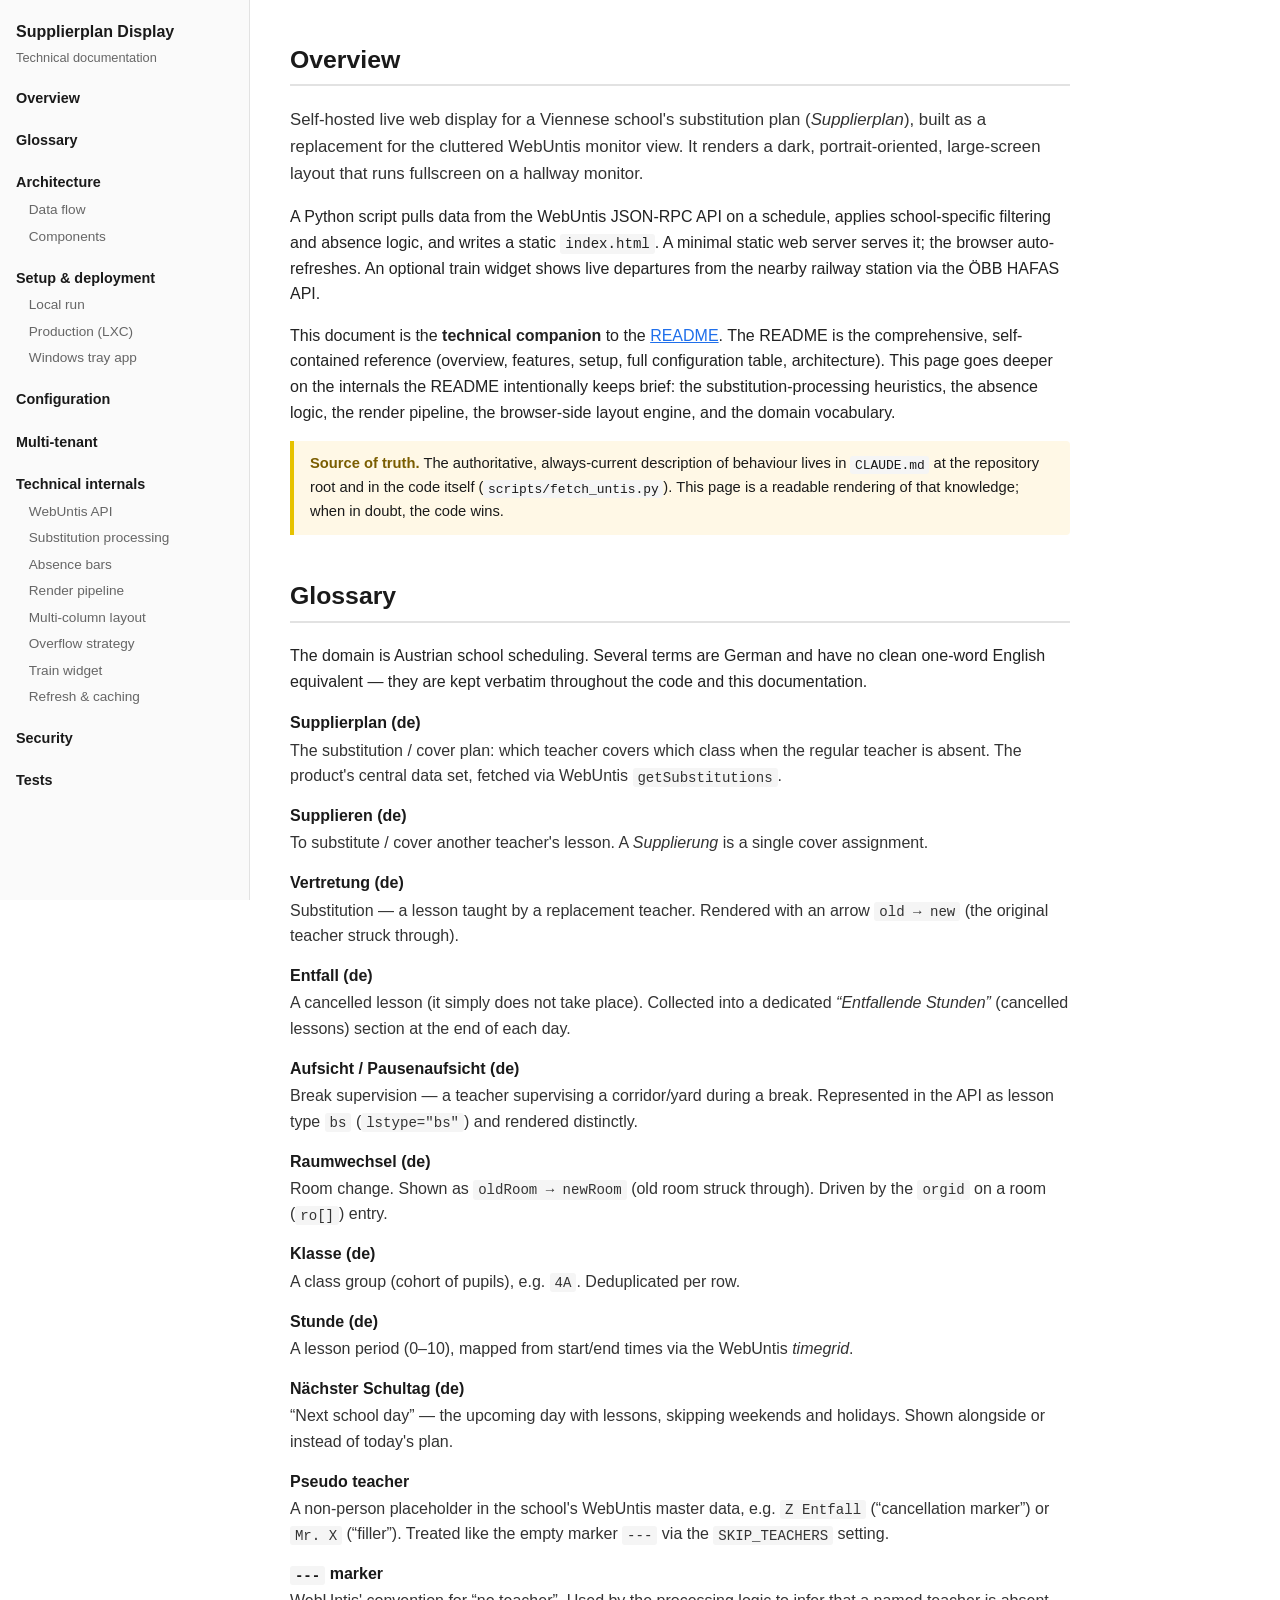
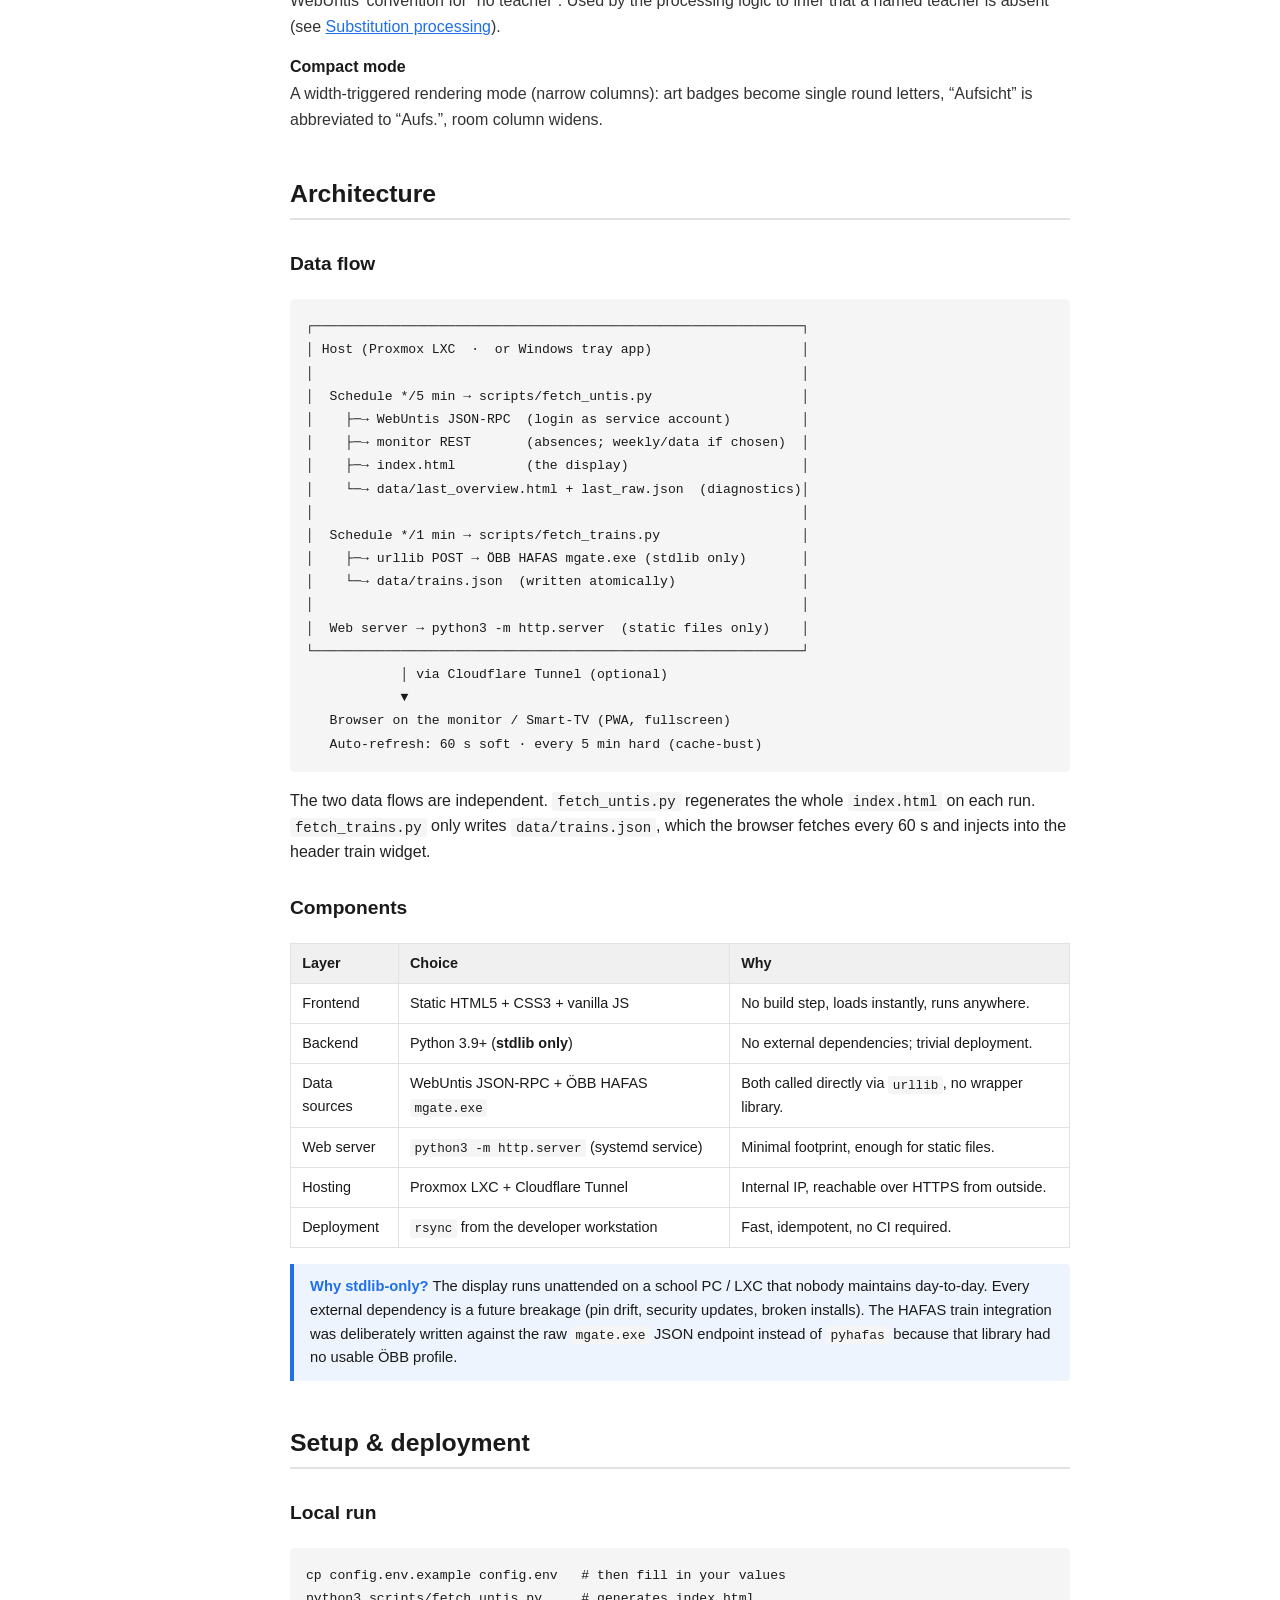
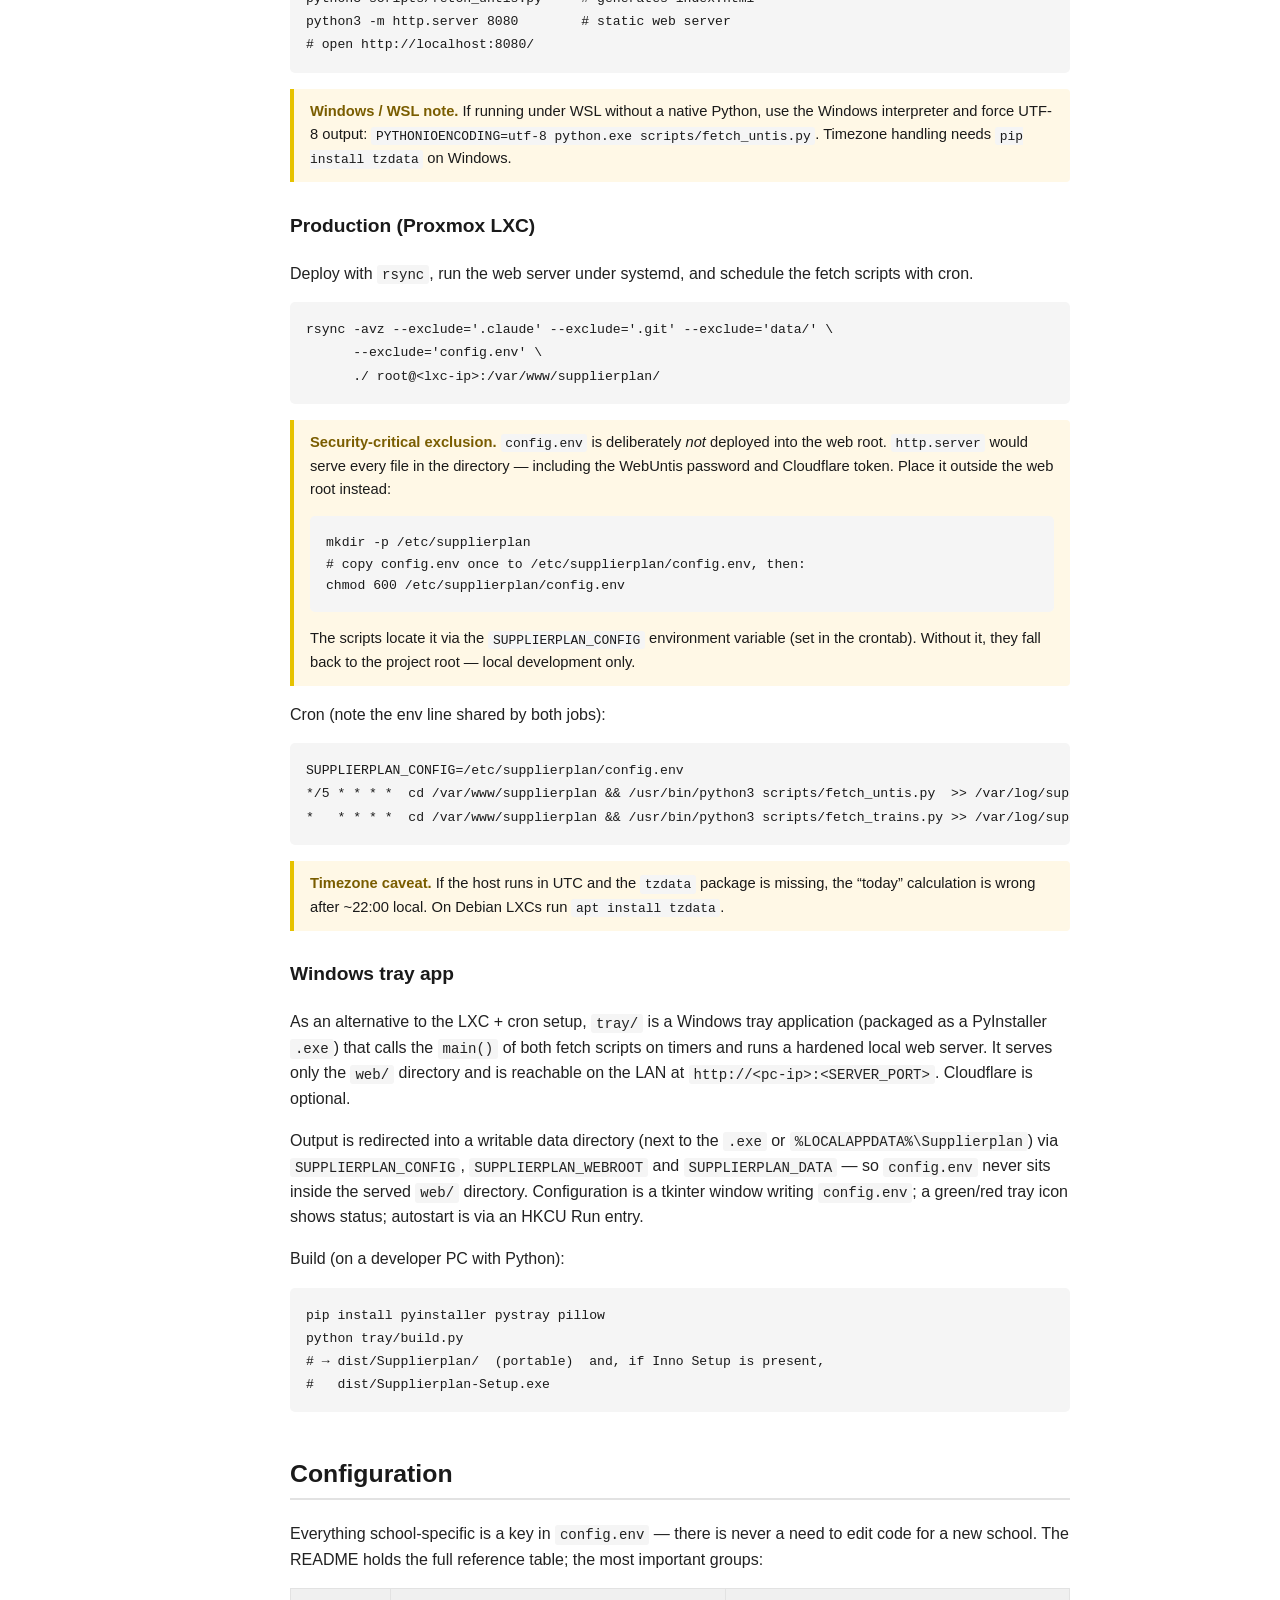
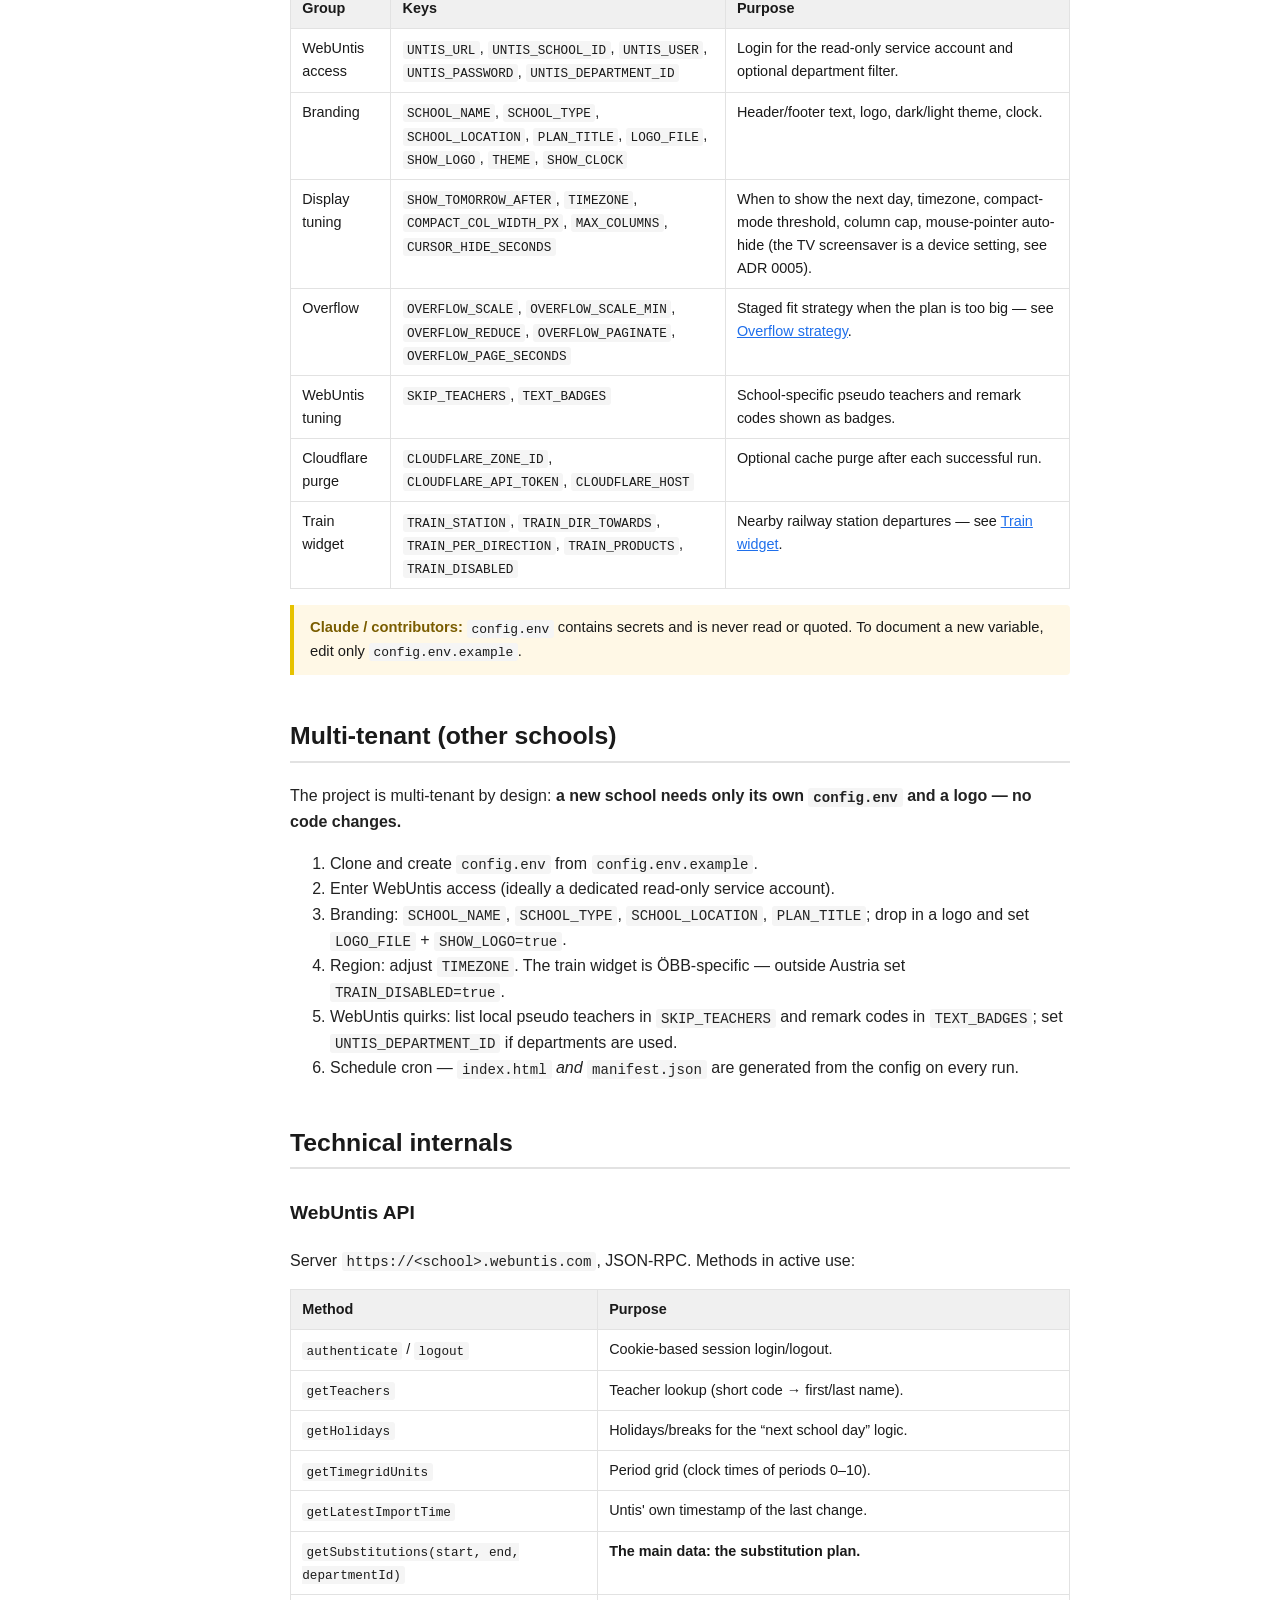
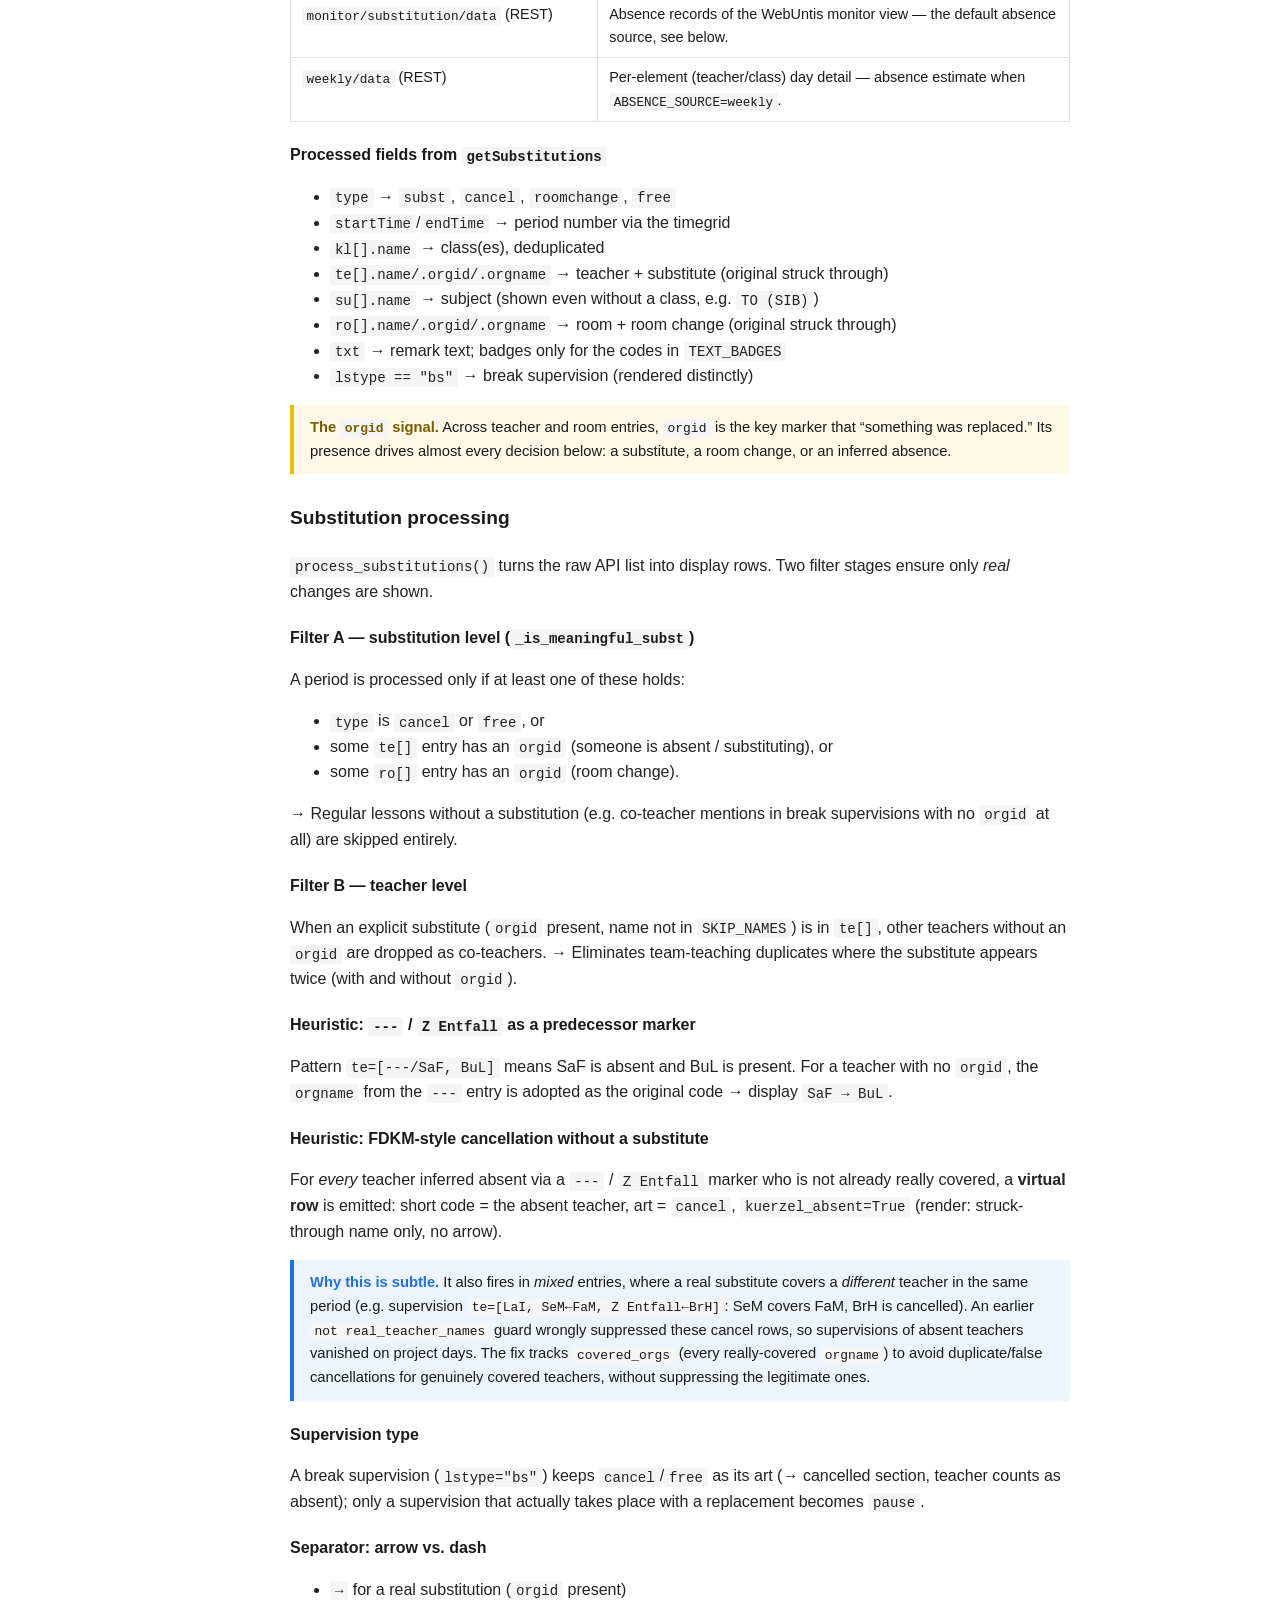
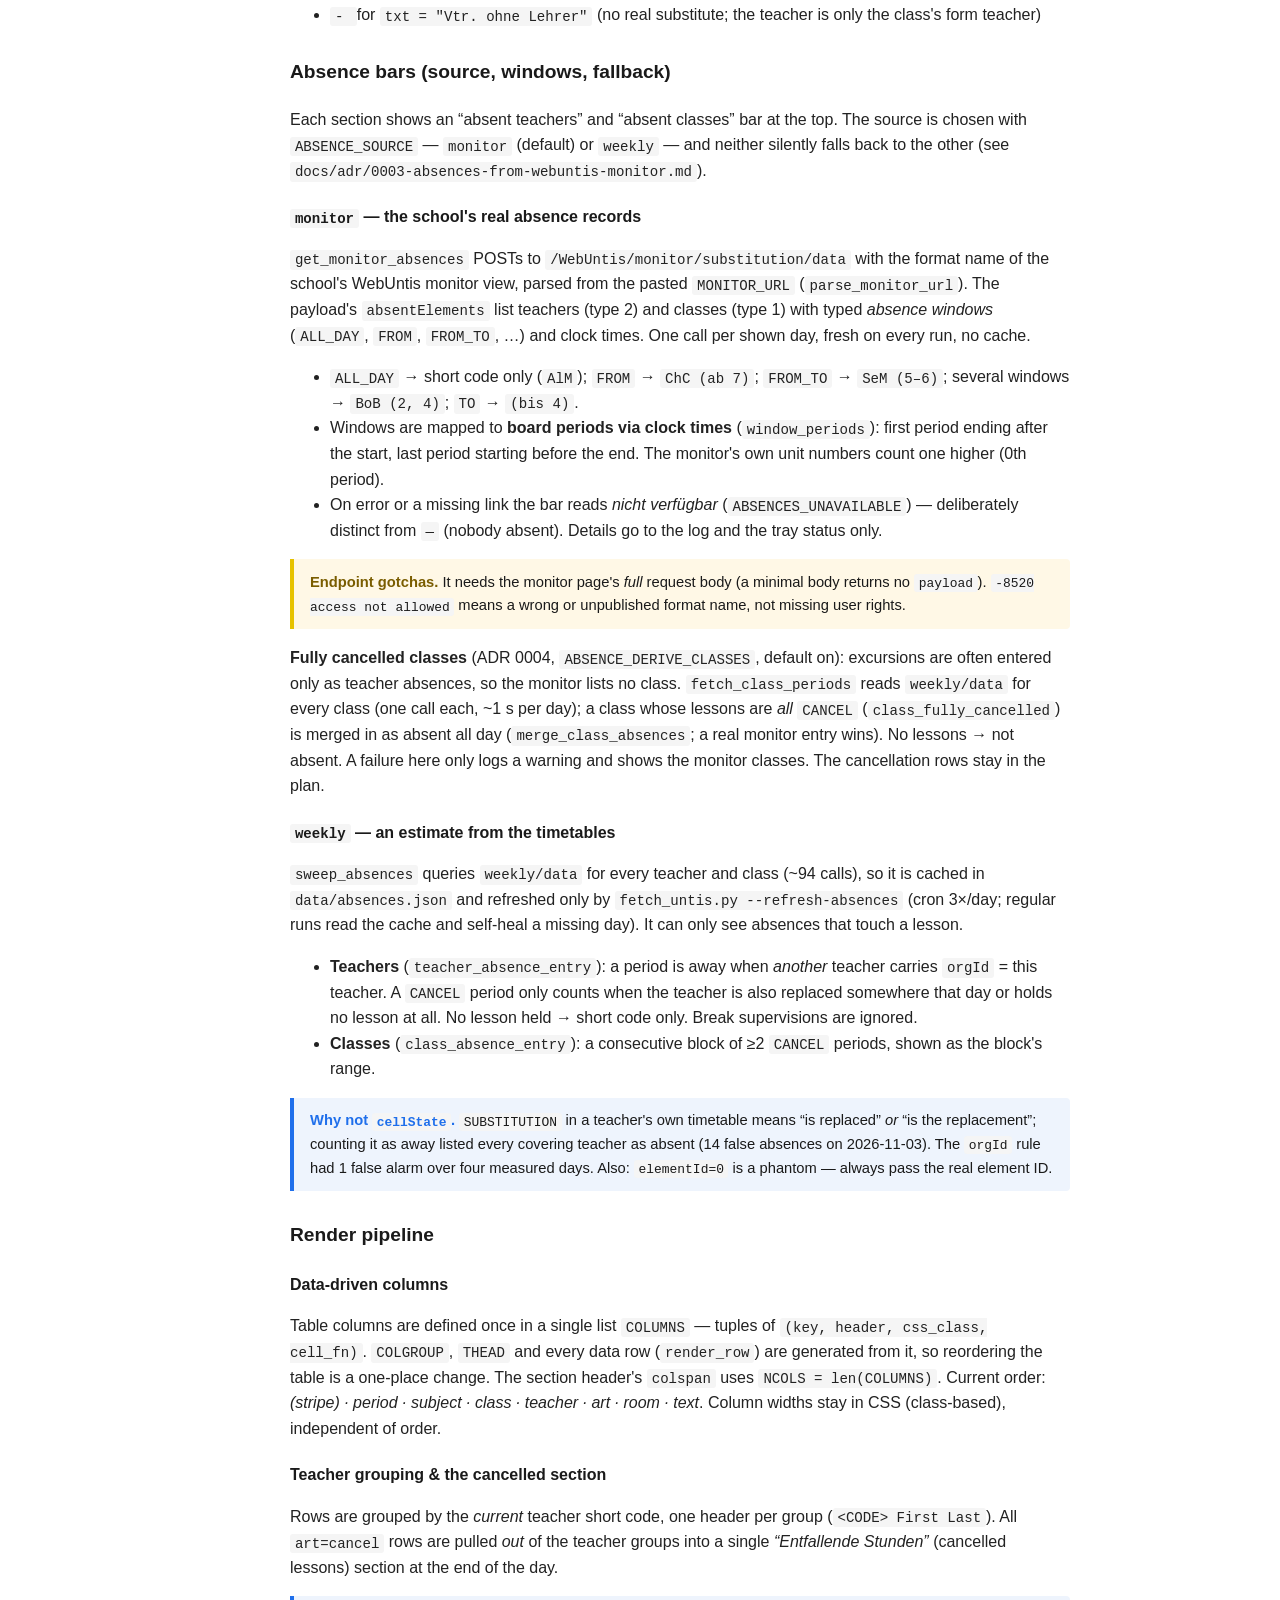
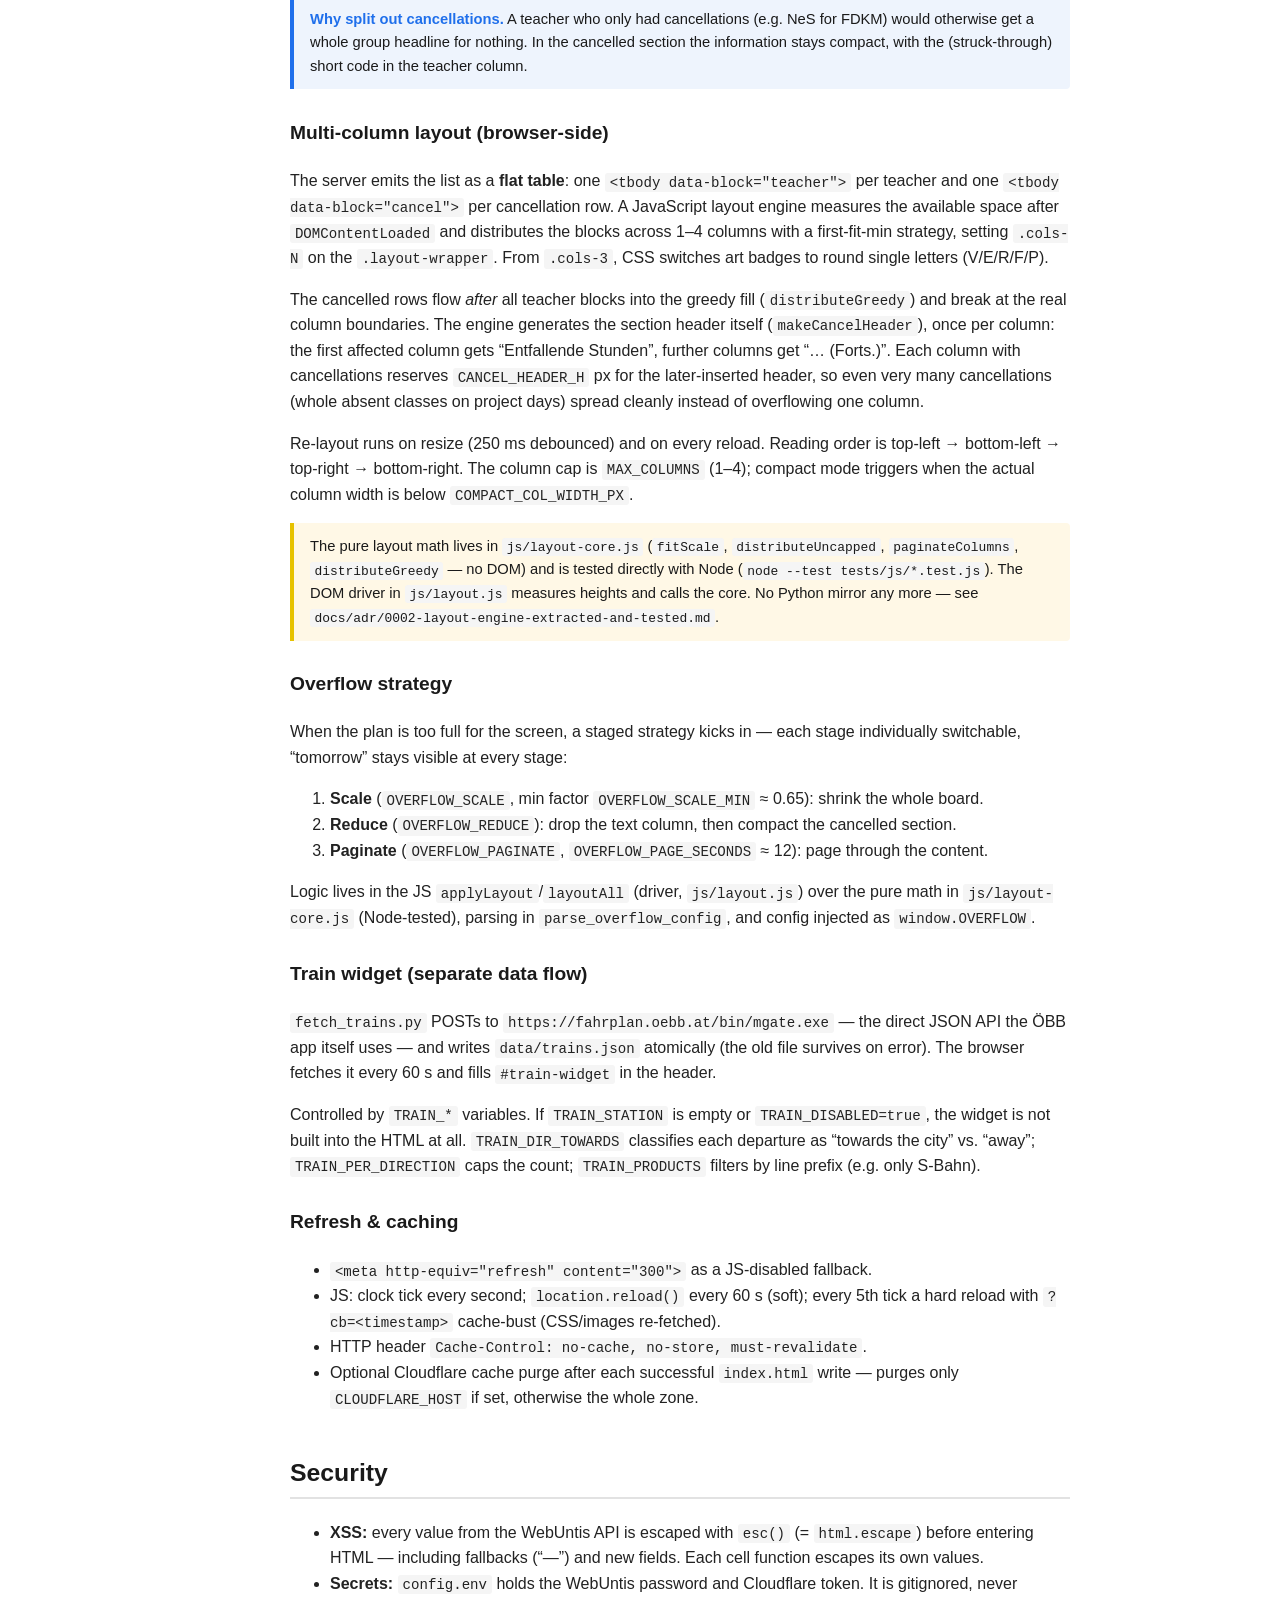
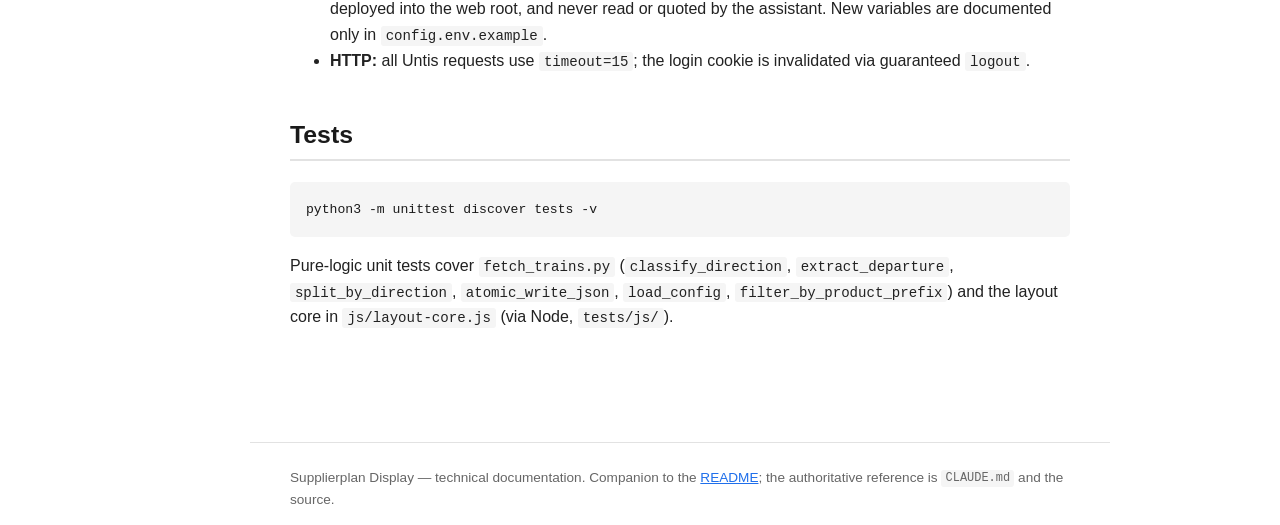
<file: docs/index.html>
<!DOCTYPE html>
<html lang="en">
<head>
<meta charset="utf-8">
<meta name="viewport" content="width=device-width, initial-scale=1">
<title>Supplierplan Display — Technical Documentation</title>
<style>
  /* Minimal, content-first documentation styling. Self-contained, no external assets. */
  :root {
    --fg: #1a1a1a;
    --muted: #666;
    --accent: #1f6feb;
    --line: #e2e2e2;
    --bg: #ffffff;
    --code-bg: #f5f5f5;
    --note-bg: #fff8e6;
    --note-line: #e6c200;
    --sidebar-w: 250px;
  }
  * { box-sizing: border-box; }
  html { scroll-behavior: smooth; }
  body {
    margin: 0;
    font-family: -apple-system, Segoe UI, Roboto, Helvetica, Arial, sans-serif;
    font-size: 16px;
    line-height: 1.6;
    color: var(--fg);
    background: var(--bg);
  }
  /* Layout: fixed sidebar + scrollable content */
  nav.sidebar {
    position: fixed;
    top: 0; left: 0; bottom: 0;
    width: var(--sidebar-w);
    overflow-y: auto;
    border-right: 1px solid var(--line);
    padding: 1.2rem 1rem 3rem;
    background: #fafafa;
  }
  nav.sidebar h1 { font-size: 1rem; margin: 0 0 .2rem; }
  nav.sidebar .sub { color: var(--muted); font-size: .8rem; margin-bottom: 1rem; }
  nav.sidebar a { display: block; color: var(--fg); text-decoration: none; padding: .15rem 0; font-size: .9rem; }
  nav.sidebar a:hover { color: var(--accent); }
  nav.sidebar a.section { font-weight: 600; margin-top: .9rem; }
  nav.sidebar a.sub-link { padding-left: .8rem; font-size: .85rem; color: var(--muted); }
  main {
    margin-left: var(--sidebar-w);
    max-width: 860px;
    padding: 2rem 2.5rem 6rem;
  }
  h2 { font-size: 1.55rem; margin-top: 2.6rem; padding-bottom: .3rem; border-bottom: 2px solid var(--line); }
  h2:first-of-type { margin-top: .5rem; }
  h3 { font-size: 1.2rem; margin-top: 1.8rem; }
  h4 { font-size: 1rem; margin-top: 1.3rem; margin-bottom: .3rem; }
  p, li { color: #222; }
  a { color: var(--accent); }
  code { background: var(--code-bg); padding: .12em .35em; border-radius: 3px; font-size: .88em; font-family: ui-monospace, SFMono-Regular, Menlo, Consolas, monospace; }
  pre { background: var(--code-bg); padding: 1rem; border-radius: 5px; overflow-x: auto; line-height: 1.45; }
  pre code { background: none; padding: 0; font-size: .82rem; }
  table { border-collapse: collapse; width: 100%; margin: 1rem 0; font-size: .9rem; }
  th, td { border: 1px solid var(--line); padding: .5rem .7rem; text-align: left; vertical-align: top; }
  th { background: #f0f0f0; }
  .note {
    background: var(--note-bg);
    border-left: 4px solid var(--note-line);
    padding: .7rem 1rem;
    margin: 1rem 0;
    border-radius: 0 4px 4px 0;
    font-size: .92rem;
  }
  .note strong { color: #7a5d00; }
  .why {
    border-left: 4px solid var(--accent);
    background: #eef4fd;
    padding: .7rem 1rem;
    margin: 1rem 0;
    border-radius: 0 4px 4px 0;
    font-size: .92rem;
  }
  .why strong { color: var(--accent); }
  dl.glossary dt { font-weight: 600; margin-top: .9rem; }
  dl.glossary dd { margin: .1rem 0 0 0; color: #333; }
  dl.glossary dd .de { color: var(--muted); font-style: italic; }
  footer { margin-left: var(--sidebar-w); padding: 1.5rem 2.5rem; border-top: 1px solid var(--line); color: var(--muted); font-size: .85rem; max-width: 860px; }
  .lead { font-size: 1.05rem; color: #333; }
  kbd { background: #eee; border: 1px solid #ccc; border-bottom-width: 2px; border-radius: 3px; padding: 0 .35em; font-size: .85em; }
  @media (max-width: 800px) {
    nav.sidebar { position: static; width: auto; height: auto; border-right: none; border-bottom: 1px solid var(--line); }
    main, footer { margin-left: 0; padding: 1.2rem; }
  }
</style>
</head>
<body>

<nav class="sidebar">
  <h1>Supplierplan Display</h1>
  <div class="sub">Technical documentation</div>
  <a class="section" href="#overview">Overview</a>
  <a class="section" href="#glossary">Glossary</a>
  <a class="section" href="#architecture">Architecture</a>
  <a class="sub-link" href="#data-flow">Data flow</a>
  <a class="sub-link" href="#components">Components</a>
  <a class="section" href="#setup">Setup &amp; deployment</a>
  <a class="sub-link" href="#local">Local run</a>
  <a class="sub-link" href="#production">Production (LXC)</a>
  <a class="sub-link" href="#tray">Windows tray app</a>
  <a class="section" href="#config">Configuration</a>
  <a class="section" href="#multitenant">Multi-tenant</a>
  <a class="section" href="#internals">Technical internals</a>
  <a class="sub-link" href="#api">WebUntis API</a>
  <a class="sub-link" href="#processing">Substitution processing</a>
  <a class="sub-link" href="#absence">Absence bars</a>
  <a class="sub-link" href="#render">Render pipeline</a>
  <a class="sub-link" href="#layout">Multi-column layout</a>
  <a class="sub-link" href="#overflow">Overflow strategy</a>
  <a class="sub-link" href="#trains">Train widget</a>
  <a class="sub-link" href="#refresh">Refresh &amp; caching</a>
  <a class="section" href="#security">Security</a>
  <a class="section" href="#tests">Tests</a>
</nav>

<main>

<h2 id="overview">Overview</h2>
<p class="lead">
  Self-hosted live web display for a Viennese school's substitution plan
  (<em>Supplierplan</em>), built as a replacement for the cluttered WebUntis monitor
  view. It renders a dark, portrait-oriented, large-screen layout that runs fullscreen
  on a hallway monitor.
</p>
<p>
  A Python script pulls data from the WebUntis JSON-RPC API on a schedule, applies
  school-specific filtering and absence logic, and writes a static <code>index.html</code>.
  A minimal static web server serves it; the browser auto-refreshes. An optional train
  widget shows live departures from the nearby railway station via the ÖBB HAFAS API.
</p>
<p>
  This document is the <strong>technical companion</strong> to the
  <a href="../README.md">README</a>. The README is the comprehensive, self-contained
  reference (overview, features, setup, full configuration table, architecture). This
  page goes deeper on the internals the README intentionally keeps brief: the
  substitution-processing heuristics, the absence logic, the render pipeline, the
  browser-side layout engine, and the domain vocabulary.
</p>
<div class="note">
  <strong>Source of truth.</strong> The authoritative, always-current description of
  behaviour lives in <code>CLAUDE.md</code> at the repository root and in the code
  itself (<code>scripts/fetch_untis.py</code>). This page is a readable rendering of
  that knowledge; when in doubt, the code wins.
</div>

<h2 id="glossary">Glossary</h2>
<p>
  The domain is Austrian school scheduling. Several terms are German and have no clean
  one-word English equivalent — they are kept verbatim throughout the code and this
  documentation.
</p>
<dl class="glossary">
  <dt>Supplierplan <span class="de">(de)</span></dt>
  <dd>The substitution / cover plan: which teacher covers which class when the regular
      teacher is absent. The product's central data set, fetched via WebUntis
      <code>getSubstitutions</code>.</dd>

  <dt>Supplieren <span class="de">(de)</span></dt>
  <dd>To substitute / cover another teacher's lesson. A <em>Supplierung</em> is a single
      cover assignment.</dd>

  <dt>Vertretung <span class="de">(de)</span></dt>
  <dd>Substitution — a lesson taught by a replacement teacher. Rendered with an arrow
      <code>old&nbsp;→&nbsp;new</code> (the original teacher struck through).</dd>

  <dt>Entfall <span class="de">(de)</span></dt>
  <dd>A cancelled lesson (it simply does not take place). Collected into a dedicated
      <em>“Entfallende Stunden”</em> (cancelled lessons) section at the end of each day.</dd>

  <dt>Aufsicht / Pausenaufsicht <span class="de">(de)</span></dt>
  <dd>Break supervision — a teacher supervising a corridor/yard during a break.
      Represented in the API as lesson type <code>bs</code> (<code>lstype="bs"</code>)
      and rendered distinctly.</dd>

  <dt>Raumwechsel <span class="de">(de)</span></dt>
  <dd>Room change. Shown as <code>oldRoom&nbsp;→&nbsp;newRoom</code> (old room struck
      through). Driven by the <code>orgid</code> on a room (<code>ro[]</code>) entry.</dd>

  <dt>Klasse <span class="de">(de)</span></dt>
  <dd>A class group (cohort of pupils), e.g. <code>4A</code>. Deduplicated per row.</dd>

  <dt>Stunde <span class="de">(de)</span></dt>
  <dd>A lesson period (0–10), mapped from start/end times via the WebUntis
      <em>timegrid</em>.</dd>

  <dt>Nächster Schultag <span class="de">(de)</span></dt>
  <dd>“Next school day” — the upcoming day with lessons, skipping weekends and holidays.
      Shown alongside or instead of today's plan.</dd>

  <dt>Pseudo teacher</dt>
  <dd>A non-person placeholder in the school's WebUntis master data, e.g.
      <code>Z&nbsp;Entfall</code> (“cancellation marker”) or <code>Mr.&nbsp;X</code>
      (“filler”). Treated like the empty marker <code>---</code> via the
      <code>SKIP_TEACHERS</code> setting.</dd>

  <dt><code>---</code> marker</dt>
  <dd>WebUntis' convention for “no teacher”. Used by the processing logic to infer that
      a named teacher is absent (see <a href="#processing">Substitution processing</a>).</dd>

  <dt>Compact mode</dt>
  <dd>A width-triggered rendering mode (narrow columns): art badges become single round
      letters, “Aufsicht” is abbreviated to “Aufs.”, room column widens.</dd>
</dl>

<h2 id="architecture">Architecture</h2>

<h3 id="data-flow">Data flow</h3>
<pre><code>┌──────────────────────────────────────────────────────────────┐
│ Host (Proxmox LXC  ·  or Windows tray app)                   │
│                                                              │
│  Schedule */5 min → scripts/fetch_untis.py                   │
│    ├─→ WebUntis JSON-RPC  (login as service account)         │
│    ├─→ monitor REST       (absences; weekly/data if chosen)  │
│    ├─→ index.html         (the display)                      │
│    └─→ data/last_overview.html + last_raw.json  (diagnostics)│
│                                                              │
│  Schedule */1 min → scripts/fetch_trains.py                  │
│    ├─→ urllib POST → ÖBB HAFAS mgate.exe (stdlib only)       │
│    └─→ data/trains.json  (written atomically)                │
│                                                              │
│  Web server → python3 -m http.server  (static files only)    │
└──────────────────────────────────────────────────────────────┘
            │ via Cloudflare Tunnel (optional)
            ▼
   Browser on the monitor / Smart-TV (PWA, fullscreen)
   Auto-refresh: 60 s soft · every 5 min hard (cache-bust)</code></pre>
<p>
  The two data flows are independent. <code>fetch_untis.py</code> regenerates the whole
  <code>index.html</code> on each run. <code>fetch_trains.py</code> only writes
  <code>data/trains.json</code>, which the browser fetches every 60 s and injects into
  the header train widget.
</p>

<h3 id="components">Components</h3>
<table>
  <tr><th>Layer</th><th>Choice</th><th>Why</th></tr>
  <tr><td>Frontend</td><td>Static HTML5 + CSS3 + vanilla JS</td><td>No build step, loads instantly, runs anywhere.</td></tr>
  <tr><td>Backend</td><td>Python 3.9+ (<strong>stdlib only</strong>)</td><td>No external dependencies; trivial deployment.</td></tr>
  <tr><td>Data sources</td><td>WebUntis JSON-RPC + ÖBB HAFAS <code>mgate.exe</code></td><td>Both called directly via <code>urllib</code>, no wrapper library.</td></tr>
  <tr><td>Web server</td><td><code>python3 -m http.server</code> (systemd service)</td><td>Minimal footprint, enough for static files.</td></tr>
  <tr><td>Hosting</td><td>Proxmox LXC + Cloudflare Tunnel</td><td>Internal IP, reachable over HTTPS from outside.</td></tr>
  <tr><td>Deployment</td><td><code>rsync</code> from the developer workstation</td><td>Fast, idempotent, no CI required.</td></tr>
</table>
<div class="why">
  <strong>Why stdlib-only?</strong> The display runs unattended on a school PC / LXC
  that nobody maintains day-to-day. Every external dependency is a future breakage
  (pin drift, security updates, broken installs). The HAFAS train integration was
  deliberately written against the raw <code>mgate.exe</code> JSON endpoint instead of
  <code>pyhafas</code> because that library had no usable ÖBB profile.
</div>

<h2 id="setup">Setup &amp; deployment</h2>

<h3 id="local">Local run</h3>
<pre><code>cp config.env.example config.env   # then fill in your values
python3 scripts/fetch_untis.py     # generates index.html
python3 -m http.server 8080        # static web server
# open http://localhost:8080/</code></pre>
<div class="note">
  <strong>Windows / WSL note.</strong> If running under WSL without a native Python,
  use the Windows interpreter and force UTF-8 output:
  <code>PYTHONIOENCODING=utf-8 python.exe scripts/fetch_untis.py</code>.
  Timezone handling needs <code>pip install tzdata</code> on Windows.
</div>

<h3 id="production">Production (Proxmox LXC)</h3>
<p>Deploy with <code>rsync</code>, run the web server under systemd, and schedule the
   fetch scripts with cron.</p>
<pre><code>rsync -avz --exclude='.claude' --exclude='.git' --exclude='data/' \
      --exclude='config.env' \
      ./ root@&lt;lxc-ip&gt;:/var/www/supplierplan/</code></pre>
<div class="note">
  <strong>Security-critical exclusion.</strong> <code>config.env</code> is deliberately
  <em>not</em> deployed into the web root. <code>http.server</code> would serve every
  file in the directory — including the WebUntis password and Cloudflare token. Place it
  outside the web root instead:
  <pre><code>mkdir -p /etc/supplierplan
# copy config.env once to /etc/supplierplan/config.env, then:
chmod 600 /etc/supplierplan/config.env</code></pre>
  The scripts locate it via the <code>SUPPLIERPLAN_CONFIG</code> environment variable
  (set in the crontab). Without it, they fall back to the project root — local
  development only.
</div>
<p>Cron (note the env line shared by both jobs):</p>
<pre><code>SUPPLIERPLAN_CONFIG=/etc/supplierplan/config.env
*/5 * * * *  cd /var/www/supplierplan &amp;&amp; /usr/bin/python3 scripts/fetch_untis.py  &gt;&gt; /var/log/supplierplan-untis.log 2&gt;&amp;1
*   * * * *  cd /var/www/supplierplan &amp;&amp; /usr/bin/python3 scripts/fetch_trains.py &gt;&gt; /var/log/supplierplan-trains.log 2&gt;&amp;1</code></pre>
<div class="note">
  <strong>Timezone caveat.</strong> If the host runs in UTC and the <code>tzdata</code>
  package is missing, the “today” calculation is wrong after ~22:00 local. On Debian
  LXCs run <code>apt install tzdata</code>.
</div>

<h3 id="tray">Windows tray app</h3>
<p>
  As an alternative to the LXC + cron setup, <code>tray/</code> is a Windows tray
  application (packaged as a PyInstaller <code>.exe</code>) that calls the
  <code>main()</code> of both fetch scripts on timers and runs a hardened local web
  server. It serves only the <code>web/</code> directory and is reachable on the LAN at
  <code>http://&lt;pc-ip&gt;:&lt;SERVER_PORT&gt;</code>. Cloudflare is optional.
</p>
<p>
  Output is redirected into a writable data directory (next to the <code>.exe</code> or
  <code>%LOCALAPPDATA%\Supplierplan</code>) via <code>SUPPLIERPLAN_CONFIG</code>,
  <code>SUPPLIERPLAN_WEBROOT</code> and <code>SUPPLIERPLAN_DATA</code> — so
  <code>config.env</code> never sits inside the served <code>web/</code> directory.
  Configuration is a tkinter window writing <code>config.env</code>; a green/red tray
  icon shows status; autostart is via an HKCU Run entry.
</p>
<p>Build (on a developer PC with Python):</p>
<pre><code>pip install pyinstaller pystray pillow
python tray/build.py
# → dist/Supplierplan/  (portable)  and, if Inno Setup is present,
#   dist/Supplierplan-Setup.exe</code></pre>

<h2 id="config">Configuration</h2>
<p>
  Everything school-specific is a key in <code>config.env</code> — there is never a need
  to edit code for a new school. The README holds the full reference table; the most
  important groups:
</p>
<table>
  <tr><th>Group</th><th>Keys</th><th>Purpose</th></tr>
  <tr><td>WebUntis access</td><td><code>UNTIS_URL</code>, <code>UNTIS_SCHOOL_ID</code>, <code>UNTIS_USER</code>, <code>UNTIS_PASSWORD</code>, <code>UNTIS_DEPARTMENT_ID</code></td><td>Login for the read-only service account and optional department filter.</td></tr>
  <tr><td>Branding</td><td><code>SCHOOL_NAME</code>, <code>SCHOOL_TYPE</code>, <code>SCHOOL_LOCATION</code>, <code>PLAN_TITLE</code>, <code>LOGO_FILE</code>, <code>SHOW_LOGO</code>, <code>THEME</code>, <code>SHOW_CLOCK</code></td><td>Header/footer text, logo, dark/light theme, clock.</td></tr>
  <tr><td>Display tuning</td><td><code>SHOW_TOMORROW_AFTER</code>, <code>TIMEZONE</code>, <code>COMPACT_COL_WIDTH_PX</code>, <code>MAX_COLUMNS</code>, <code>CURSOR_HIDE_SECONDS</code></td><td>When to show the next day, timezone, compact-mode threshold, column cap, mouse-pointer auto-hide (the TV screensaver is a device setting, see ADR 0005).</td></tr>
  <tr><td>Overflow</td><td><code>OVERFLOW_SCALE</code>, <code>OVERFLOW_SCALE_MIN</code>, <code>OVERFLOW_REDUCE</code>, <code>OVERFLOW_PAGINATE</code>, <code>OVERFLOW_PAGE_SECONDS</code></td><td>Staged fit strategy when the plan is too big — see <a href="#overflow">Overflow strategy</a>.</td></tr>
  <tr><td>WebUntis tuning</td><td><code>SKIP_TEACHERS</code>, <code>TEXT_BADGES</code></td><td>School-specific pseudo teachers and remark codes shown as badges.</td></tr>
  <tr><td>Cloudflare purge</td><td><code>CLOUDFLARE_ZONE_ID</code>, <code>CLOUDFLARE_API_TOKEN</code>, <code>CLOUDFLARE_HOST</code></td><td>Optional cache purge after each successful run.</td></tr>
  <tr><td>Train widget</td><td><code>TRAIN_STATION</code>, <code>TRAIN_DIR_TOWARDS</code>, <code>TRAIN_PER_DIRECTION</code>, <code>TRAIN_PRODUCTS</code>, <code>TRAIN_DISABLED</code></td><td>Nearby railway station departures — see <a href="#trains">Train widget</a>.</td></tr>
</table>
<div class="note">
  <strong>Claude / contributors:</strong> <code>config.env</code> contains secrets and is
  never read or quoted. To document a new variable, edit only
  <code>config.env.example</code>.
</div>

<h2 id="multitenant">Multi-tenant (other schools)</h2>
<p>
  The project is multi-tenant by design: <strong>a new school needs only its own
  <code>config.env</code> and a logo — no code changes.</strong>
</p>
<ol>
  <li>Clone and create <code>config.env</code> from <code>config.env.example</code>.</li>
  <li>Enter WebUntis access (ideally a dedicated read-only service account).</li>
  <li>Branding: <code>SCHOOL_NAME</code>, <code>SCHOOL_TYPE</code>, <code>SCHOOL_LOCATION</code>, <code>PLAN_TITLE</code>; drop in a logo and set <code>LOGO_FILE</code> + <code>SHOW_LOGO=true</code>.</li>
  <li>Region: adjust <code>TIMEZONE</code>. The train widget is ÖBB-specific — outside Austria set <code>TRAIN_DISABLED=true</code>.</li>
  <li>WebUntis quirks: list local pseudo teachers in <code>SKIP_TEACHERS</code> and remark codes in <code>TEXT_BADGES</code>; set <code>UNTIS_DEPARTMENT_ID</code> if departments are used.</li>
  <li>Schedule cron — <code>index.html</code> <em>and</em> <code>manifest.json</code> are generated from the config on every run.</li>
</ol>

<h2 id="internals">Technical internals</h2>

<h3 id="api">WebUntis API</h3>
<p>Server <code>https://&lt;school&gt;.webuntis.com</code>, JSON-RPC. Methods in active use:</p>
<table>
  <tr><th>Method</th><th>Purpose</th></tr>
  <tr><td><code>authenticate</code> / <code>logout</code></td><td>Cookie-based session login/logout.</td></tr>
  <tr><td><code>getTeachers</code></td><td>Teacher lookup (short code → first/last name).</td></tr>
  <tr><td><code>getHolidays</code></td><td>Holidays/breaks for the “next school day” logic.</td></tr>
  <tr><td><code>getTimegridUnits</code></td><td>Period grid (clock times of periods 0–10).</td></tr>
  <tr><td><code>getLatestImportTime</code></td><td>Untis' own timestamp of the last change.</td></tr>
  <tr><td><code>getSubstitutions(start, end, departmentId)</code></td><td><strong>The main data: the substitution plan.</strong></td></tr>
  <tr><td><code>monitor/substitution/data</code> (REST)</td><td>Absence records of the WebUntis monitor view — the default absence source, see below.</td></tr>
  <tr><td><code>weekly/data</code> (REST)</td><td>Per-element (teacher/class) day detail — absence estimate when <code>ABSENCE_SOURCE=weekly</code>.</td></tr>
</table>
<h4>Processed fields from <code>getSubstitutions</code></h4>
<ul>
  <li><code>type</code> → <code>subst</code>, <code>cancel</code>, <code>roomchange</code>, <code>free</code></li>
  <li><code>startTime</code>/<code>endTime</code> → period number via the timegrid</li>
  <li><code>kl[].name</code> → class(es), deduplicated</li>
  <li><code>te[].name/.orgid/.orgname</code> → teacher + substitute (original struck through)</li>
  <li><code>su[].name</code> → subject (shown even without a class, e.g. <code>TO (SIB)</code>)</li>
  <li><code>ro[].name/.orgid/.orgname</code> → room + room change (original struck through)</li>
  <li><code>txt</code> → remark text; badges only for the codes in <code>TEXT_BADGES</code></li>
  <li><code>lstype == "bs"</code> → break supervision (rendered distinctly)</li>
</ul>
<div class="note">
  <strong>The <code>orgid</code> signal.</strong> Across teacher and room entries,
  <code>orgid</code> is the key marker that “something was replaced.” Its presence drives
  almost every decision below: a substitute, a room change, or an inferred absence.
</div>

<h3 id="processing">Substitution processing</h3>
<p>
  <code>process_substitutions()</code> turns the raw API list into display rows. Two
  filter stages ensure only <em>real</em> changes are shown.
</p>
<h4>Filter A — substitution level (<code>_is_meaningful_subst</code>)</h4>
<p>A period is processed only if at least one of these holds:</p>
<ul>
  <li><code>type</code> is <code>cancel</code> or <code>free</code>, or</li>
  <li>some <code>te[]</code> entry has an <code>orgid</code> (someone is absent / substituting), or</li>
  <li>some <code>ro[]</code> entry has an <code>orgid</code> (room change).</li>
</ul>
<p>→ Regular lessons without a substitution (e.g. co-teacher mentions in break
   supervisions with no <code>orgid</code> at all) are skipped entirely.</p>
<h4>Filter B — teacher level</h4>
<p>
  When an explicit substitute (<code>orgid</code> present, name not in
  <code>SKIP_NAMES</code>) is in <code>te[]</code>, other teachers without an
  <code>orgid</code> are dropped as co-teachers. → Eliminates team-teaching duplicates
  where the substitute appears twice (with and without <code>orgid</code>).
</p>

<h4>Heuristic: <code>---</code> / <code>Z Entfall</code> as a predecessor marker</h4>
<p>
  Pattern <code>te=[---/SaF, BuL]</code> means SaF is absent and BuL is present. For a
  teacher with no <code>orgid</code>, the <code>orgname</code> from the <code>---</code>
  entry is adopted as the original code → display <code>SaF&nbsp;→&nbsp;BuL</code>.
</p>
<h4>Heuristic: FDKM-style cancellation without a substitute</h4>
<p>
  For <em>every</em> teacher inferred absent via a <code>---</code> / <code>Z Entfall</code>
  marker who is not already really covered, a <strong>virtual row</strong> is emitted:
  short code = the absent teacher, art = <code>cancel</code>,
  <code>kuerzel_absent=True</code> (render: struck-through name only, no arrow).
</p>
<div class="why">
  <strong>Why this is subtle.</strong> It also fires in <em>mixed</em> entries, where a
  real substitute covers a <em>different</em> teacher in the same period
  (e.g. supervision <code>te=[LaI, SeM←FaM, Z&nbsp;Entfall←BrH]</code>: SeM covers FaM,
  BrH is cancelled). An earlier <code>not&nbsp;real_teacher_names</code> guard wrongly
  suppressed these cancel rows, so supervisions of absent teachers vanished on project
  days. The fix tracks <code>covered_orgs</code> (every really-covered
  <code>orgname</code>) to avoid duplicate/false cancellations for genuinely covered
  teachers, without suppressing the legitimate ones.
</div>
<h4>Supervision type</h4>
<p>
  A break supervision (<code>lstype="bs"</code>) keeps <code>cancel</code>/<code>free</code>
  as its art (→ cancelled section, teacher counts as absent); only a supervision that
  actually takes place with a replacement becomes <code>pause</code>.
</p>
<h4>Separator: arrow vs. dash</h4>
<ul>
  <li><code>→</code> for a real substitution (<code>orgid</code> present)</li>
  <li><code> - </code> for <code>txt = "Vtr. ohne Lehrer"</code> (no real substitute; the teacher is only the class's form teacher)</li>
</ul>

<h3 id="absence">Absence bars (source, windows, fallback)</h3>
<p>
  Each section shows an “absent teachers” and “absent classes” bar at the top. The source is
  chosen with <code>ABSENCE_SOURCE</code> — <code>monitor</code> (default) or
  <code>weekly</code> — and neither silently falls back to the other
  (see <code>docs/adr/0003-absences-from-webuntis-monitor.md</code>).
</p>
<h4><code>monitor</code> — the school's real absence records</h4>
<p>
  <code>get_monitor_absences</code> POSTs to <code>/WebUntis/monitor/substitution/data</code>
  with the format name of the school's WebUntis monitor view, parsed from the pasted
  <code>MONITOR_URL</code> (<code>parse_monitor_url</code>). The payload's
  <code>absentElements</code> list teachers (type 2) and classes (type 1) with typed
  <em>absence windows</em> (<code>ALL_DAY</code>, <code>FROM</code>, <code>FROM_TO</code>, …)
  and clock times. One call per shown day, fresh on every run, no cache.
</p>
<ul>
  <li><code>ALL_DAY</code> → short code only (<code>AlM</code>); <code>FROM</code> →
      <code>ChC&nbsp;(ab&nbsp;7)</code>; <code>FROM_TO</code> → <code>SeM&nbsp;(5–6)</code>;
      several windows → <code>BoB&nbsp;(2,&nbsp;4)</code>; <code>TO</code> → <code>(bis&nbsp;4)</code>.</li>
  <li>Windows are mapped to <strong>board periods via clock times</strong>
      (<code>window_periods</code>): first period ending after the start, last period
      starting before the end. The monitor's own unit numbers count one higher (0th period).</li>
  <li>On error or a missing link the bar reads <em>nicht verfügbar</em>
      (<code>ABSENCES_UNAVAILABLE</code>) — deliberately distinct from <code>—</code> (nobody
      absent). Details go to the log and the tray status only.</li>
</ul>
<div class="note">
  <strong>Endpoint gotchas.</strong> It needs the monitor page's <em>full</em> request body
  (a minimal body returns no <code>payload</code>). <code>-8520 access not allowed</code>
  means a wrong or unpublished format name, not missing user rights.
</div>
<p>
  <strong>Fully cancelled classes</strong> (ADR 0004, <code>ABSENCE_DERIVE_CLASSES</code>,
  default on): excursions are often entered only as teacher absences, so the monitor
  lists no class. <code>fetch_class_periods</code> reads <code>weekly/data</code> for every
  class (one call each, ~1&nbsp;s per day); a class whose lessons are <em>all</em>
  <code>CANCEL</code> (<code>class_fully_cancelled</code>) is merged in as absent all day
  (<code>merge_class_absences</code>; a real monitor entry wins). No lessons → not absent.
  A failure here only logs a warning and shows the monitor classes. The cancellation rows
  stay in the plan.
</p>
<h4><code>weekly</code> — an estimate from the timetables</h4>
<p>
  <code>sweep_absences</code> queries <code>weekly/data</code> for every teacher and class
  (~94 calls), so it is cached in <code>data/absences.json</code> and refreshed only by
  <code>fetch_untis.py --refresh-absences</code> (cron 3×/day; regular runs read the cache
  and self-heal a missing day). It can only see absences that touch a lesson.
</p>
<ul>
  <li><strong>Teachers</strong> (<code>teacher_absence_entry</code>): a period is away when
      <em>another</em> teacher carries <code>orgId</code> = this teacher. A
      <code>CANCEL</code> period only counts when the teacher is also replaced somewhere
      that day or holds no lesson at all. No lesson held → short code only. Break
      supervisions are ignored.</li>
  <li><strong>Classes</strong> (<code>class_absence_entry</code>): a consecutive block of
      ≥2 <code>CANCEL</code> periods, shown as the block's range.</li>
</ul>
<div class="why">
  <strong>Why not <code>cellState</code>.</strong> <code>SUBSTITUTION</code> in a teacher's own
  timetable means “is replaced” <em>or</em> “is the replacement”; counting it as away listed
  every covering teacher as absent (14 false absences on 2026-11-03). The <code>orgId</code>
  rule had 1 false alarm over four measured days.
  Also: <code>elementId=0</code> is a phantom — always pass the real element ID.
</div>

<h3 id="render">Render pipeline</h3>
<h4>Data-driven columns</h4>
<p>
  Table columns are defined once in a single list <code>COLUMNS</code> — tuples of
  <code>(key, header, css_class, cell_fn)</code>. <code>COLGROUP</code>, <code>THEAD</code>
  and every data row (<code>render_row</code>) are generated from it, so reordering the
  table is a one-place change. The section header's <code>colspan</code> uses
  <code>NCOLS = len(COLUMNS)</code>. Current order:
  <em>(stripe) · period · subject · class · teacher · art · room · text</em>.
  Column widths stay in CSS (class-based), independent of order.
</p>
<h4>Teacher grouping &amp; the cancelled section</h4>
<p>
  Rows are grouped by the <em>current</em> teacher short code, one header per group
  (<code>&lt;CODE&gt; First Last</code>). All <code>art=cancel</code> rows are pulled
  <em>out</em> of the teacher groups into a single <em>“Entfallende Stunden”</em>
  (cancelled lessons) section at the end of the day.
</p>
<div class="why">
  <strong>Why split out cancellations.</strong> A teacher who only had cancellations
  (e.g. NeS for FDKM) would otherwise get a whole group headline for nothing. In the
  cancelled section the information stays compact, with the (struck-through) short code
  in the teacher column.
</div>

<h3 id="layout">Multi-column layout (browser-side)</h3>
<p>
  The server emits the list as a <strong>flat table</strong>: one
  <code>&lt;tbody data-block="teacher"&gt;</code> per teacher and one
  <code>&lt;tbody data-block="cancel"&gt;</code> per cancellation row. A JavaScript
  layout engine measures the available space after <code>DOMContentLoaded</code> and
  distributes the blocks across 1–4 columns with a first-fit-min strategy, setting
  <code>.cols-N</code> on the <code>.layout-wrapper</code>. From <code>.cols-3</code>,
  CSS switches art badges to round single letters (V/E/R/F/P).
</p>
<p>
  The cancelled rows flow <em>after</em> all teacher blocks into the greedy fill
  (<code>distributeGreedy</code>) and break at the real column boundaries. The engine
  generates the section header itself (<code>makeCancelHeader</code>), once per column:
  the first affected column gets “Entfallende Stunden”, further columns get
  “… (Forts.)”. Each column with cancellations reserves <code>CANCEL_HEADER_H</code> px
  for the later-inserted header, so even very many cancellations (whole absent classes
  on project days) spread cleanly instead of overflowing one column.
</p>
<p>
  Re-layout runs on resize (250 ms debounced) and on every reload. Reading order is
  top-left → bottom-left → top-right → bottom-right. The column cap is
  <code>MAX_COLUMNS</code> (1–4); compact mode triggers when the actual column width is
  below <code>COMPACT_COL_WIDTH_PX</code>.
</p>
<div class="note">
  The pure layout math lives in <code>js/layout-core.js</code>
  (<code>fitScale</code>, <code>distributeUncapped</code>, <code>paginateColumns</code>,
  <code>distributeGreedy</code> — no DOM) and is tested directly with Node
  (<code>node --test tests/js/*.test.js</code>). The DOM driver in
  <code>js/layout.js</code> measures heights and calls the core. No Python mirror any
  more — see <code>docs/adr/0002-layout-engine-extracted-and-tested.md</code>.
</div>

<h3 id="overflow">Overflow strategy</h3>
<p>
  When the plan is too full for the screen, a staged strategy kicks in — each stage
  individually switchable, “tomorrow” stays visible at every stage:
</p>
<ol>
  <li><strong>Scale</strong> (<code>OVERFLOW_SCALE</code>, min factor <code>OVERFLOW_SCALE_MIN</code> ≈ 0.65): shrink the whole board.</li>
  <li><strong>Reduce</strong> (<code>OVERFLOW_REDUCE</code>): drop the text column, then compact the cancelled section.</li>
  <li><strong>Paginate</strong> (<code>OVERFLOW_PAGINATE</code>, <code>OVERFLOW_PAGE_SECONDS</code> ≈ 12): page through the content.</li>
</ol>
<p>
  Logic lives in the JS <code>applyLayout</code>/<code>layoutAll</code> (driver,
  <code>js/layout.js</code>) over the pure math in <code>js/layout-core.js</code>
  (Node-tested), parsing in <code>parse_overflow_config</code>, and config injected as
  <code>window.OVERFLOW</code>.
</p>

<h3 id="trains">Train widget (separate data flow)</h3>
<p>
  <code>fetch_trains.py</code> POSTs to <code>https://fahrplan.oebb.at/bin/mgate.exe</code>
  — the direct JSON API the ÖBB app itself uses — and writes
  <code>data/trains.json</code> atomically (the old file survives on error). The browser
  fetches it every 60 s and fills <code>#train-widget</code> in the header.
</p>
<p>
  Controlled by <code>TRAIN_*</code> variables. If <code>TRAIN_STATION</code> is empty or
  <code>TRAIN_DISABLED=true</code>, the widget is not built into the HTML at all.
  <code>TRAIN_DIR_TOWARDS</code> classifies each departure as “towards the city” vs.
  “away”; <code>TRAIN_PER_DIRECTION</code> caps the count; <code>TRAIN_PRODUCTS</code>
  filters by line prefix (e.g. only S-Bahn).
</p>

<h3 id="refresh">Refresh &amp; caching</h3>
<ul>
  <li><code>&lt;meta http-equiv="refresh" content="300"&gt;</code> as a JS-disabled fallback.</li>
  <li>JS: clock tick every second; <code>location.reload()</code> every 60 s (soft); every 5th tick a hard reload with <code>?cb=&lt;timestamp&gt;</code> cache-bust (CSS/images re-fetched).</li>
  <li>HTTP header <code>Cache-Control: no-cache, no-store, must-revalidate</code>.</li>
  <li>Optional Cloudflare cache purge after each successful <code>index.html</code> write — purges only <code>CLOUDFLARE_HOST</code> if set, otherwise the whole zone.</li>
</ul>

<h2 id="security">Security</h2>
<ul>
  <li><strong>XSS:</strong> every value from the WebUntis API is escaped with
      <code>esc()</code> (= <code>html.escape</code>) before entering HTML — including
      fallbacks (“—”) and new fields. Each cell function escapes its own values.</li>
  <li><strong>Secrets:</strong> <code>config.env</code> holds the WebUntis password and
      Cloudflare token. It is gitignored, never deployed into the web root, and never
      read or quoted by the assistant. New variables are documented only in
      <code>config.env.example</code>.</li>
  <li><strong>HTTP:</strong> all Untis requests use <code>timeout=15</code>; the login
      cookie is invalidated via guaranteed <code>logout</code>.</li>
</ul>

<h2 id="tests">Tests</h2>
<pre><code>python3 -m unittest discover tests -v</code></pre>
<p>
  Pure-logic unit tests cover <code>fetch_trains.py</code> (<code>classify_direction</code>,
  <code>extract_departure</code>, <code>split_by_direction</code>,
  <code>atomic_write_json</code>, <code>load_config</code>,
  <code>filter_by_product_prefix</code>) and the layout core in
  <code>js/layout-core.js</code> (via Node, <code>tests/js/</code>).
</p>

</main>

<footer>
  Supplierplan Display — technical documentation. Companion to the
  <a href="../README.md">README</a>; the authoritative reference is
  <code>CLAUDE.md</code> and the source.
</footer>

</body>
</html>
</file>
